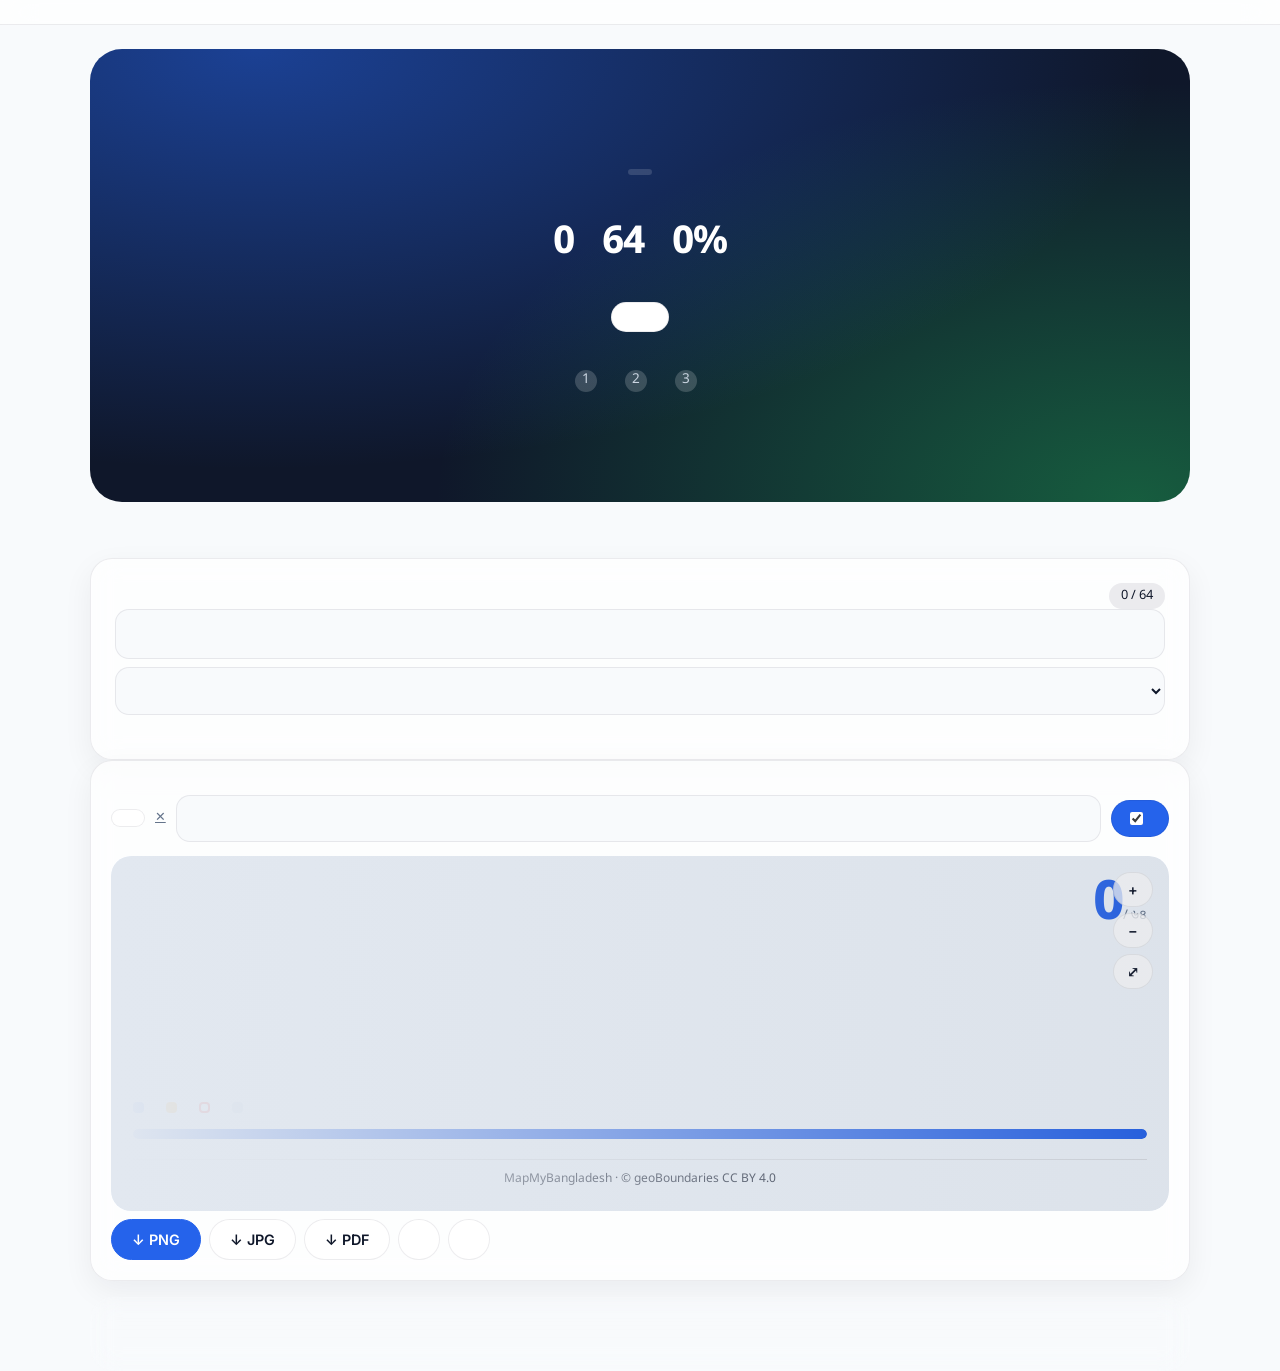
<file: index.html>
<!doctype html><html lang="bn"><head><meta charset="utf-8"><meta name="viewport" content="width=device-width,initial-scale=1"><title>MapMyBangladesh — Track Every District You Explore</title>
<meta name="description" content="Mark the districts of Bangladesh you have visited on a real 64-district map, add notes and dates, and download your travel map as PNG, JPG or PDF."><meta property="og:title" content="MapMyBangladesh"><meta property="og:description" content="Track Every District You Explore">
<link rel="icon" href="assets/svg/favicon.svg"><link rel="preconnect" href="https://fonts.googleapis.com"><link rel="stylesheet" href="https://fonts.googleapis.com/css2?family=Inter:wght@400;500;600;700&family=Noto+Sans+Bengali:wght@400;500;700&display=swap"><link rel="stylesheet" href="assets/css/app.css">
<script>try{var t=JSON.parse(localStorage["mmb:v1"]).theme;document.documentElement.dataset.theme=t=="dark"||(t!="light"&&matchMedia("(prefers-color-scheme:dark)").matches)?"dark":"light"}catch(e){}</script></head><body>
<header id="top"></header><main>
<section class="hero2"><svg id="heroMap" aria-hidden="true"></svg><div class="hin"><span class="chip" data-t="heroChip"></span><h1 data-t="heroH"></h1><p data-t="heroP"></p>
<div class="stats"><div><b data-stat="visited">0</b><small data-t="vis"></small></div><div><b data-stat="remaining">64</b><small data-t="rem"></small></div><div><b data-stat="pct">0%</b><small data-t="comp"></small></div></div>
<a class="btn wht" href="#map" data-t="cta"></a>
<ol class="steps"><li data-t="s1"></li><li data-t="s2"></li><li data-t="s3"></li></ol></div></section>
<section id="map" class="lay">
<aside class="card side" id="explorer"><div class="sh"><h2 data-t="mine"></h2><span class="chip" id="cnt">0 / 64</span></div>
<input type="search" id="q" data-tp="searchPh" aria-label="Search districts"><select id="dv" aria-label="Division filter"></select>
<div class="acts"><button class="lnk" id="sa" data-t="gAll"></button><button class="lnk" id="ca" data-t="clr"></button></div><div id="chips"></div></aside>
<div class="right">
<div class="card" id="mapCardWrap"><div class="bar2"><span class="mut" data-t="themeL"></span><div id="sws"></div></div>
<div class="prof"><label class="btn up"><img id="pimg" alt="" hidden><span data-t="photo"></span><input type="file" id="pi" accept="image/*" hidden></label><button class="lnk" id="rp">✕</button><input id="un" data-tp="namePh" maxlength="30" aria-label="Name"><label class="tg"><input type="checkbox" id="sn" checked><span data-t="showNames"></span></label></div>
<div id="mapCard"><div id="skel"></div><div class="mh"><img id="pimg2" alt="" hidden><div><small id="kk"></small><h2 data-t="mtitle"></h2></div><div class="big"><b id="bc">0</b><small>/ ৬৪</small></div></div>
<div class="zc" data-html2canvas-ignore><button class="btn icon" id="zi" aria-label="Zoom in">+</button><button class="btn icon" id="zo" aria-label="Zoom out">−</button><button class="btn icon" id="zr" aria-label="Reset view">⤢</button></div>
<svg id="map" role="group" aria-label="Map of Bangladesh districts"><g id="mg" style="transform-origin:0 0"></g><g id="lb" style="transform-origin:0 0"></g></svg>
<div class="legend"><span><i style="background:var(--mvis)"></i><s data-t="lv"></s></span><span><i style="background:var(--wa)"></i><s data-t="lw"></s></span><span><i style="border:2px solid var(--er)"></i><s data-t="lf"></s></span><span><i style="background:var(--mtile)"></i><s data-t="ln"></s></span></div>
<div class="pbar"><div class="bar"><i id="bar"></i></div><div class="pl"><b id="pt"></b><small id="ps"></small></div></div><div class="brand">MapMyBangladesh · © geoBoundaries CC BY 4.0</div></div>
<p class="mut tip" data-t="tip"></p>
<h2 data-t="dlT"></h2><div class="tools"><button class="btn pri" id="xp">↓ PNG</button><button class="btn" id="xj">↓ JPG</button><button class="btn" id="xf">↓ PDF</button><button class="btn" id="xs" data-t="shareImg"></button><button class="btn" id="xl" data-t="copyL"></button></div></div>
<aside class="card"><p class="mut" id="pph" data-t="pph"></p><form id="pf" hidden><div><h2 id="pn"></h2><span class="chip" id="pd"></span></div>
<div><label class="tg"><input type="checkbox" id="fv"><span data-t="fv"></span></label> <label class="tg"><input type="checkbox" id="fw"><span data-t="fw"></span></label> <label class="tg"><input type="checkbox" id="ff"><span data-t="ff"></span></label></div>
<label><span data-t="fd"></span><input type="date" id="ft"></label><label><span data-t="fnn"></span><textarea id="fn" maxlength="600"></textarea></label><button class="btn pri" type="submit" data-t="save"></button></form>
<h2 style="margin-top:24px" data-t="recent"></h2><ul id="act"></ul></aside></div></section>
</main><footer></footer>
<script src="assets/js/data.js"></script><script src="assets/js/geo.js"></script><script src="assets/js/app.js"></script><script src="assets/js/creator.js"></script><script src="assets/js/map.js"></script></body></html>
</file>
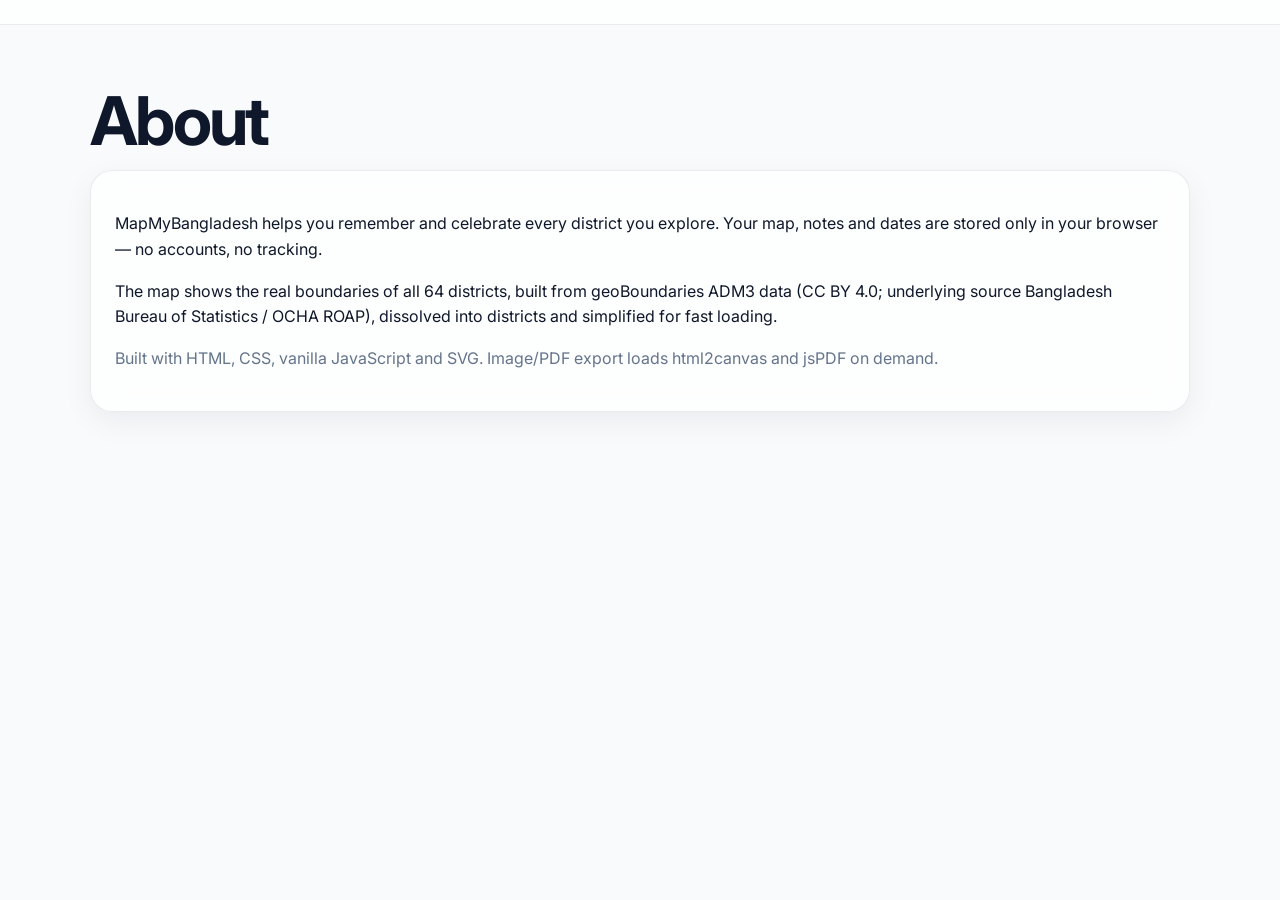
<file: about.html>
<!doctype html><html lang="en"><head><meta charset="utf-8"><meta name="viewport" content="width=device-width,initial-scale=1"><link rel="icon" href="assets/svg/favicon.svg"><link rel="preconnect" href="https://fonts.googleapis.com"><link rel="stylesheet" href="https://fonts.googleapis.com/css2?family=Inter:wght@400;500;600;700&display=swap"><link rel="stylesheet" href="assets/css/app.css"><script>try{var t=JSON.parse(localStorage["mmb:v1"]).theme;document.documentElement.dataset.theme=t=="dark"||(t!="light"&&matchMedia("(prefers-color-scheme:dark)").matches)?"dark":"light"}catch(e){}</script><title>About — MapMyBangladesh</title><meta name="description" content="About MapMyBangladesh, a private travel tracker for all 64 districts."></head><body><header id="top"></header><main><section><h1>About</h1><div class="card"><p>MapMyBangladesh helps you remember and celebrate every district you explore. Your map, notes and dates are stored only in your browser — no accounts, no tracking.</p><p>The map shows the real boundaries of all 64 districts, built from geoBoundaries ADM3 data (CC BY 4.0; underlying source Bangladesh Bureau of Statistics / OCHA ROAP), dissolved into districts and simplified for fast loading.</p><p class="mut">Built with HTML, CSS, vanilla JavaScript and SVG. Image/PDF export loads html2canvas and jsPDF on demand.</p></div></section></main><script src="assets/js/data.js"></script><script src="assets/js/app.js"></script><script src="assets/js/creator.js"></script></body></html>
</file>
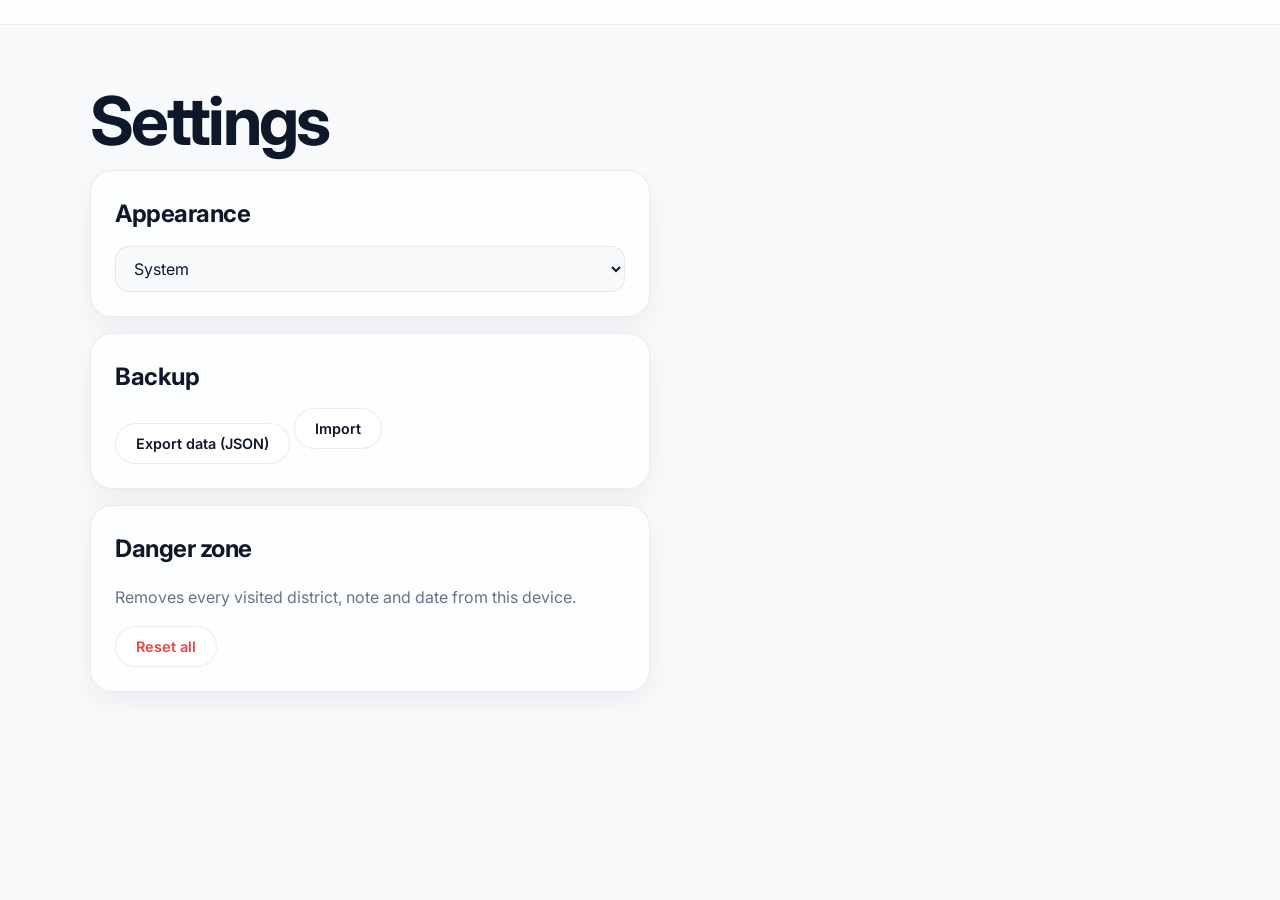
<file: settings.html>
<!doctype html><html lang="en"><head><meta charset="utf-8"><meta name="viewport" content="width=device-width,initial-scale=1"><link rel="icon" href="assets/svg/favicon.svg"><link rel="preconnect" href="https://fonts.googleapis.com"><link rel="stylesheet" href="https://fonts.googleapis.com/css2?family=Inter:wght@400;500;600;700&display=swap"><link rel="stylesheet" href="assets/css/app.css"><script>try{var t=JSON.parse(localStorage["mmb:v1"]).theme;document.documentElement.dataset.theme=t=="dark"||(t!="light"&&matchMedia("(prefers-color-scheme:dark)").matches)?"dark":"light"}catch(e){}</script><title>Settings — MapMyBangladesh</title></head><body><header id="top"></header><main><section><h1>Settings</h1><div style="display:grid;gap:16px;max-width:560px">
<div class="card"><h2>Appearance</h2><select id="th" aria-label="Theme"><option value="system">System</option><option value="light">Light</option><option value="dark">Dark</option></select></div>
<div class="card"><h2>Backup</h2><button class="btn" id="ex">Export data (JSON)</button> <label class="btn" style="display:inline-block">Import<input type="file" id="im" accept="application/json" hidden></label></div>
<div class="card"><h2>Danger zone</h2><p class="mut">Removes every visited district, note and date from this device.</p><button class="btn dng" id="rs">Reset all</button></div></div></section></main><script src="assets/js/data.js"></script><script src="assets/js/app.js"></script><script src="assets/js/creator.js"></script>
<script>document.addEventListener('DOMContentLoaded',()=>{const t=$('#th');t.value=state.theme;t.onchange=()=>{theme(t.value);save();toast('Theme updated')};
$('#rs').onclick=()=>{if(confirm('Reset all travel data? This cannot be undone.')){state.d={};save();toast('All data reset')}};
$('#ex').onclick=()=>{const a=document.createElement('a');a.href=URL.createObjectURL(new Blob([JSON.stringify(state)],{type:'application/json'}));a.download='mapmybangladesh.json';a.click()};
$('#im').onchange=e=>{const f=e.target.files[0];f&&f.text().then(x=>{try{const j=JSON.parse(x);if(!j.d)throw 0;state.d=j.d;save();toast('Data imported')}catch(_){toast('Invalid file')}})}})</script></body></html>
</file>
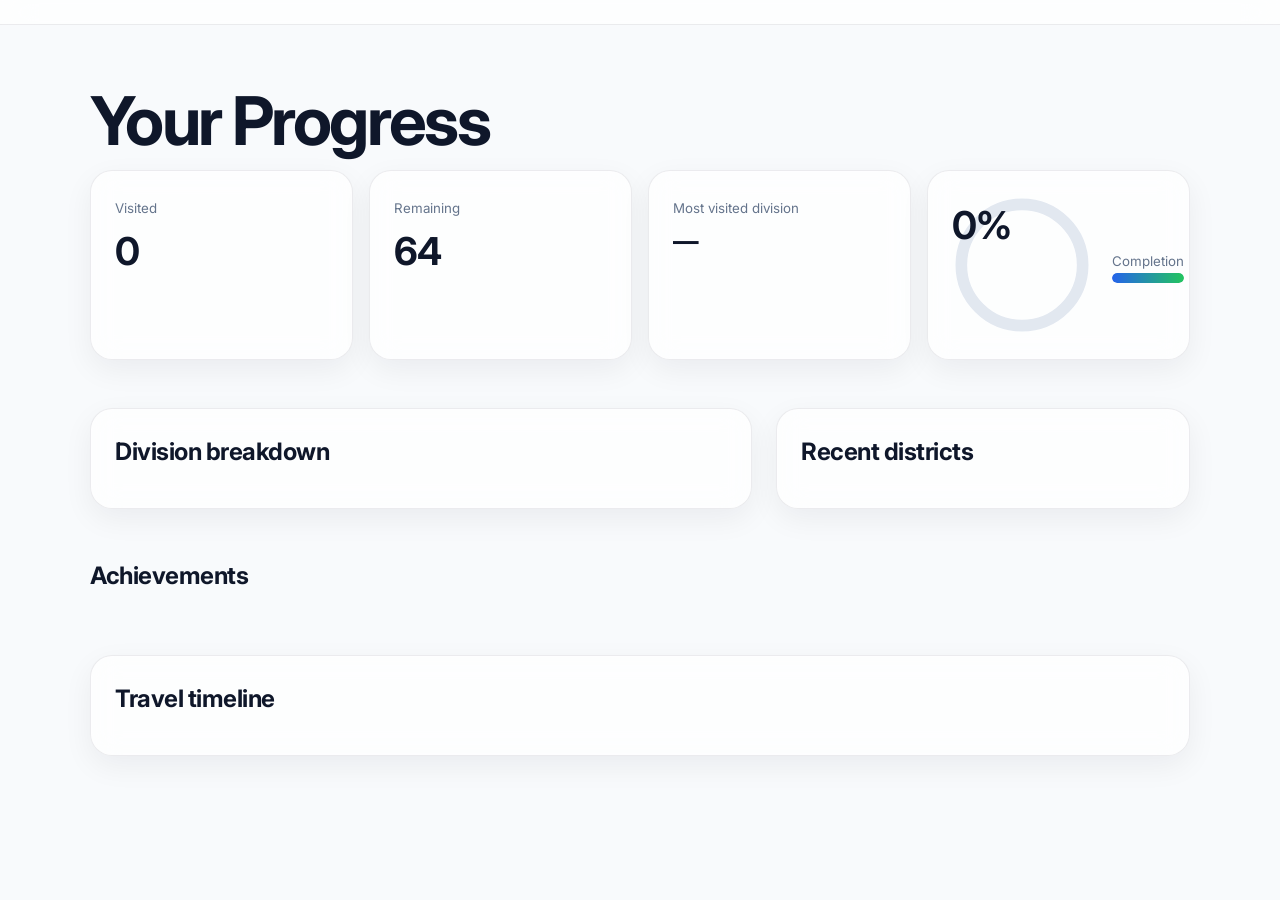
<file: statistics.html>
<!doctype html><html lang="en"><head><meta charset="utf-8"><meta name="viewport" content="width=device-width,initial-scale=1"><link rel="icon" href="assets/svg/favicon.svg"><link rel="preconnect" href="https://fonts.googleapis.com"><link rel="stylesheet" href="https://fonts.googleapis.com/css2?family=Inter:wght@400;500;600;700&display=swap"><link rel="stylesheet" href="assets/css/app.css"><script>try{var t=JSON.parse(localStorage["mmb:v1"]).theme;document.documentElement.dataset.theme=t=="dark"||(t!="light"&&matchMedia("(prefers-color-scheme:dark)").matches)?"dark":"light"}catch(e){}</script><title>Statistics — MapMyBangladesh</title><meta name="description" content="Your Bangladesh travel progress, division breakdown, timeline and badges."></head><body><header id="top"></header><main><section><h1>Your Progress</h1>
<div class="kpis"><div class="card"><small>Visited</small><b data-stat="visited">0</b></div><div class="card"><small>Remaining</small><b data-stat="remaining">64</b></div><div class="card"><small>Most visited division</small><b id="top1" style="font-size:1.6rem">—</b></div><div class="card" style="display:flex;align-items:center;gap:20px"><div class="ring"><svg viewBox="0 0 120 120" width="140" height="140"><circle class="bg" cx="60" cy="60" r="52"/><circle class="fg" data-ring cx="60" cy="60" r="52"/></svg><b data-stat="pct">0%</b></div><div style="flex:1"><small>Completion</small><div class="bar"><i data-bar></i></div></div></div></div></section>
<section class="grid2" style="padding-top:0"><div class="card"><h2>Division breakdown</h2><div id="brk"></div></div><div class="card"><h2>Recent districts</h2><ul id="rec"></ul></div></section>
<section style="padding-top:0"><h2>Achievements</h2><div class="badges" id="bdg"></div></section><section style="padding-top:0"><div class="card"><h2>Travel timeline</h2><ul id="tl"></ul></div></section></main><script src="assets/js/data.js"></script><script src="assets/js/app.js"></script><script src="assets/js/creator.js"></script><script src="assets/js/stats.js"></script></body></html>
</file>
<file: assets/css/app.css>
:root{--bg:#F8FAFC;--fg:#0F172A;--mut:#64748B;--card:rgba(255,255,255,.75);--bd:rgba(15,23,42,.08);--ac:#2563EB;--ok:#22C55E;--wa:#F59E0B;--er:#EF4444;--tile:#E2E8F0;--sh:0 10px 30px rgba(15,23,42,.06);--r:22px;--ease:cubic-bezier(.2,.8,.2,1)}
[data-theme=dark]{--bg:#0B1220;--fg:#F1F5F9;--mut:#94A3B8;--card:rgba(30,41,59,.6);--bd:rgba(255,255,255,.09);--tile:#26324A;--sh:0 10px 30px rgba(0,0,0,.4)}
*{box-sizing:border-box}html{scroll-behavior:smooth}
body{margin:0;font:16px/1.6 Inter,system-ui,-apple-system,"Segoe UI",sans-serif;background:var(--bg);color:var(--fg);transition:background .3s,color .3s}
h1{font-size:clamp(2.4rem,6vw,4.2rem);line-height:1.05;letter-spacing:-.04em;margin:.2em 0}h2{letter-spacing:-.02em;margin:0 0 .5em}
.mut,small{color:var(--mut)}a{color:inherit}
header#top{position:sticky;top:0;z-index:20;display:flex;align-items:center;gap:16px;padding:12px clamp(16px,4vw,40px);background:var(--card);backdrop-filter:blur(16px);border-bottom:1px solid var(--bd)}
.logo{display:flex;align-items:center;gap:8px;font-weight:700;letter-spacing:-.02em;text-decoration:none;white-space:nowrap}
nav{display:flex;gap:4px;margin-left:auto;overflow-x:auto;scrollbar-width:none}nav a{padding:8px 14px;border-radius:99px;text-decoration:none;color:var(--mut);font-size:.9rem;white-space:nowrap;transition:.2s}
nav a:hover,nav a[aria-current]{background:var(--bd);color:var(--fg)}
main{max-width:1180px;margin:auto;padding:0 clamp(16px,4vw,40px) 60px}section{padding:48px 0}
.card{background:var(--card);backdrop-filter:blur(14px);border:1px solid var(--bd);border-radius:var(--r);box-shadow:var(--sh);padding:24px}
.btn{position:relative;overflow:hidden;border:1px solid var(--bd);background:var(--card);color:var(--fg);font:600 .9rem Inter,system-ui;padding:11px 20px;border-radius:99px;cursor:pointer;text-decoration:none;display:inline-block;transition:transform .2s var(--ease),box-shadow .2s}
.btn:hover{transform:translateY(-2px);box-shadow:var(--sh)}.btn:active{transform:scale(.97)}.btn.pri{background:var(--ac);color:#fff;border-color:var(--ac)}.btn.dng{color:var(--er)}.btn.icon{padding:8px 13px}
.rp{position:absolute;width:10px;height:10px;margin:-5px;border-radius:50%;background:currentColor;opacity:.25;animation:rp .6s forwards}@keyframes rp{to{transform:scale(30);opacity:0}}
:focus-visible{outline:3px solid var(--ac);outline-offset:2px}
.hero{display:grid;grid-template-columns:1.1fr .9fr;gap:40px;align-items:center;padding-top:56px}
.hero p{font-size:1.15rem;color:var(--mut);max-width:34em}.grad{background:linear-gradient(90deg,var(--ac),var(--ok));-webkit-background-clip:text;background-clip:text;color:transparent}
.stats{display:flex;gap:28px;margin:28px 0}.stats b{display:block;font-size:2.4rem;letter-spacing:-.03em}
#art polygon{opacity:0;animation:fadeUp .7s var(--ease) forwards}@keyframes fadeUp{from{opacity:0;transform:translateY(12px)}to{opacity:.85}}
.grid2{display:grid;grid-template-columns:1.6fr 1fr;gap:24px;align-items:start}
#mapCard{position:relative;overflow:hidden}#map{width:100%;height:auto;touch-action:none;cursor:grab;display:block}
.d{cursor:pointer;outline:none}.d polygon{fill:var(--tile);stroke:var(--bg);stroke-width:1.5;transition:fill .3s,transform .25s var(--ease);transform-box:fill-box;transform-origin:center}
.d text{font:600 7.5px Inter,sans-serif;text-anchor:middle;fill:var(--mut);pointer-events:none}
.d:hover polygon,.d:focus-visible polygon{transform:scale(1.1);fill:#BFDBFE}[data-theme=dark] .d:hover polygon{fill:#3B5BA0}
.d.v polygon{fill:var(--ok);animation:pop .5s var(--ease)}.d.v text{fill:#fff}.d.w polygon{fill:var(--wa)}.d.w text{fill:#fff}
.d.f polygon{stroke:var(--er);stroke-width:2.5}.d.sel polygon{stroke:var(--ac);stroke-width:3;transform:scale(1.14)}.d.dim{opacity:.18}
@keyframes pop{40%{transform:scale(1.3)}}
.zc{position:absolute;right:16px;top:16px;display:flex;flex-direction:column;gap:6px;z-index:2}.legend{display:flex;gap:16px;flex-wrap:wrap;font-size:.8rem;color:var(--mut);margin-top:8px}
.legend i{display:inline-block;width:11px;height:11px;border-radius:4px;margin-right:6px;vertical-align:-1px}
#skel{position:absolute;inset:24px;z-index:3;border-radius:16px;background:linear-gradient(90deg,var(--tile),var(--bd),var(--tile));background-size:200%;animation:sh 1.2s infinite}@keyframes sh{to{background-position:-200%}}
#pf{display:grid;gap:12px}#pf[hidden],#ph[hidden]{display:none}.tg{display:inline-flex;align-items:center;gap:8px;padding:8px 14px;border:1px solid var(--bd);border-radius:99px;cursor:pointer;font-weight:500;color:var(--fg);font-size:.9rem}.tg:has(input:checked){background:var(--ac);color:#fff}
.tg input{accent-color:#fff}label{display:grid;gap:6px;font-size:.85rem;color:var(--mut)}
input[type=date],input[type=search],select,textarea{font:inherit;color:var(--fg);background:var(--bg);border:1px solid var(--bd);border-radius:14px;padding:11px 14px;width:100%}textarea{min-height:90px;resize:vertical}
.chip{display:inline-block;padding:3px 12px;border-radius:99px;background:var(--bd);font-size:.8rem;width:fit-content}
.tools{display:flex;gap:8px;flex-wrap:wrap;margin-top:16px}ul{list-style:none;padding:0;margin:0}li{padding:8px 0;border-bottom:1px solid var(--bd)}
#list{display:grid;grid-template-columns:repeat(auto-fill,minmax(180px,1fr));gap:10px;margin-top:16px}
.item{all:unset;box-sizing:border-box;display:grid;gap:2px;padding:14px;border-radius:16px;background:var(--card);border:1px solid var(--bd);cursor:pointer;transition:.25s var(--ease)}.item:hover,.item:focus-visible{transform:translateY(-3px);box-shadow:var(--sh);border-color:var(--ac)}
.filters{display:grid;grid-template-columns:2fr 1fr;gap:10px}
.ring{width:140px;height:140px;position:relative}.ring svg{transform:rotate(-90deg)}.ring circle{fill:none;stroke-width:10;stroke-linecap:round}.ring .bg{stroke:var(--tile)}.ring .fg{stroke:var(--ok);stroke-dasharray:326.7;stroke-dashoffset:326.7;transition:stroke-dashoffset 1s var(--ease)}
.ring b{position:absolute;inset:0;display:grid;place-items:center;font-size:1.8rem}
.bar{height:10px;background:var(--tile);border-radius:9px;overflow:hidden}.bar i{display:block;height:100%;background:linear-gradient(90deg,var(--ac),var(--ok));border-radius:9px;transition:width 1s var(--ease)}
.row{display:grid;grid-template-columns:110px 1fr 50px;gap:12px;align-items:center;margin:10px 0}
.kpis{display:grid;grid-template-columns:repeat(auto-fit,minmax(200px,1fr));gap:16px}.kpis b{font-size:2.4rem;display:block;letter-spacing:-.03em}
.badges{display:grid;grid-template-columns:repeat(auto-fill,minmax(170px,1fr));gap:12px}.badge{display:grid;gap:2px;padding:18px;border-radius:18px;border:1px dashed var(--bd);opacity:.5;text-align:center}.badge span{font-size:1.8rem}.badge.on{opacity:1;border:1px solid var(--ok);background:rgba(34,197,94,.08)}
#tl li{display:grid;gap:2px;padding-left:18px;border-left:2px solid var(--ac)}#tl time{font-size:.8rem;color:var(--mut)}#tl p{margin:0;color:var(--mut)}
#toasts{position:fixed;bottom:20px;left:50%;transform:translateX(-50%);display:grid;gap:8px;z-index:50}.toast{background:var(--fg);color:var(--bg);padding:12px 20px;border-radius:99px;font-weight:500;box-shadow:var(--sh);animation:up .4s var(--ease)}.toast.out{opacity:0;transition:.3s}@keyframes up{from{transform:translateY(20px);opacity:0}}
footer{text-align:center;color:var(--mut);padding:32px}
@media(max-width:820px){.hero,.grid2{grid-template-columns:1fr}.logo{font-size:.9rem}.filters{grid-template-columns:1fr}}
@media(prefers-reduced-motion:reduce){*{animation:none!important;transition:none!important}}
/* ---- v2: real map, sidebar, profile card ---- */
body:lang(bn){font-family:"Noto Sans Bengali",Inter,system-ui,sans-serif}
.hero2{position:relative;overflow:hidden;border-radius:32px;margin-top:24px;padding:clamp(48px,9vw,110px) 24px;text-align:center;color:#fff;background:radial-gradient(900px 420px at 15% 0,rgba(37,99,235,.55),transparent),radial-gradient(700px 420px at 95% 100%,rgba(34,197,94,.4),transparent),#0F172A}
.hero2 #heroMap{position:absolute;right:-4%;top:-10%;height:120%;opacity:.09;fill:#fff;stroke:#0F172A;stroke-width:.8}
.hin{position:relative;max-width:720px;margin:auto}.hero2 .chip{background:rgba(255,255,255,.14)}.hero2 p{margin:0 auto;color:#CBD5E1}.hero2 small{color:#94A3B8}
.hero2 .stats{justify-content:center}.btn.wht{background:#fff;color:#0F172A;padding:14px 28px}
.steps{display:flex;gap:20px;justify-content:center;flex-wrap:wrap;margin:28px 0 0;padding:0;list-style:none;counter-reset:s;color:#CBD5E1;font-size:.85rem}.steps li{border:0;padding:0}.steps li::before{counter-increment:s;content:counter(s);display:inline-grid;place-items:center;width:22px;height:22px;margin-right:8px;border-radius:50%;background:rgba(255,255,255,.18)}
.lay{display:grid;grid-template-columns:minmax(300px,380px) 1fr;gap:24px;align-items:start}
.lay .right{display:grid;gap:16px}.lay>aside:last-child{grid-column:2}
.side{position:sticky;top:84px;max-height:calc(100vh - 110px);overflow:auto}.sh{display:flex;justify-content:space-between;align-items:center}.sh h2{margin:0;font-size:1.2rem}
.side input[type=search]{margin-bottom:8px}.acts{display:flex;gap:14px;margin:10px 0}
.lnk{background:none;border:0;color:var(--mut);text-decoration:underline;cursor:pointer;font:inherit;font-size:.8rem;padding:0}.gh{display:flex;gap:8px;align-items:baseline;margin:18px 0 8px;border-top:1px solid var(--bd);padding-top:14px}.gh .lnk{margin-left:auto}
.cw{display:flex;flex-wrap:wrap;gap:8px}.ch{border:0;border-radius:99px;padding:7px 14px;background:var(--tile);color:var(--fg);font:500 .85rem inherit;font-family:inherit;cursor:pointer;transition:.2s var(--ease)}.ch:hover{transform:translateY(-1px)}.ch[aria-pressed=true]{background:var(--ac);color:#fff}
.bar2{display:flex;gap:12px;align-items:center;margin-bottom:14px}#sws{display:flex;gap:8px}.sw{width:30px;height:30px;border-radius:50%;border:2px solid transparent;cursor:pointer;transition:.2s}.sw[aria-pressed=true]{border-color:var(--fg);transform:scale(1.12)}
.prof{display:flex;gap:10px;align-items:center;flex-wrap:wrap;margin-bottom:14px}.prof input#un{flex:1;min-width:160px;font:inherit;color:var(--fg);background:var(--bg);border:1px solid var(--bd);border-radius:14px;padding:10px 14px}
.up img{width:28px;height:28px;border-radius:8px;object-fit:cover;vertical-align:middle;margin-right:8px}.up{padding:8px 16px}
#mapCard{position:relative;overflow:hidden;border-radius:20px;padding:22px;background:var(--mbg,#EEF4FB);color:var(--mfg,#0F172A);--mvis:#2563EB;--mtile:#D3DEEC;--mbg:#EEF4FB}
#mapCard small,#mapCard .legend{color:var(--mmut,#64748B)}.mh{display:flex;gap:16px;align-items:center}.mh h2{margin:0;font-size:clamp(1.5rem,4vw,2.2rem);letter-spacing:-.03em}.mh>div:nth-child(2){flex:1}
#pimg2{width:72px;height:72px;border-radius:20px;object-fit:cover;border:3px solid var(--mvis)}.big{text-align:right}.big b{font-size:clamp(2.2rem,6vw,3.4rem);line-height:1;color:var(--mvis);letter-spacing:-.04em}
#map{max-height:70vh;margin:8px auto}.d path{fill:var(--mtile);stroke:var(--mbg);stroke-width:.9;stroke-linejoin:round;transition:fill .25s,opacity .25s}
.d:hover path,.d:focus-visible path{fill:color-mix(in srgb,var(--mvis) 40%,var(--mtile))}.d.v path{fill:var(--mvis);animation:vp .5s var(--ease)}.d.w path{fill:var(--wa)}.d.f path{stroke:var(--er);stroke-width:1.8}.d.sel path{stroke:var(--mfg);stroke-width:1.8}.d.dim path{opacity:.2}
@keyframes vp{40%{opacity:.5}}
#lb text{font:600 5.6px "Noto Sans Bengali",Inter,sans-serif;text-anchor:middle;fill:var(--mfg);stroke:var(--mbg);stroke-width:1.4;paint-order:stroke;pointer-events:none}.nolb #lb{display:none}
.legend s{text-decoration:none}.pbar{margin-top:10px}.pbar .bar i{background:var(--mvis)}.pl{display:flex;justify-content:space-between;margin-top:8px}.brand{margin-top:12px;padding-top:10px;border-top:1px solid rgba(128,128,128,.2);font-size:.75rem;color:var(--mmut);text-align:center}
.tip{text-align:center;margin:0}.right h2{font-size:1.1rem;margin:8px 0 0}.right .tools{margin-top:0}#skel{inset:0;border-radius:20px}
#mapCardWrap{padding:20px}
@media(max-width:900px){.lay{grid-template-columns:1fr}.lay>aside:last-child{grid-column:1}.side{position:static;max-height:none;order:2}}
/* creator modal */
footer .mb{font-size:inherit;font-weight:600;color:var(--fg)}footer small{display:block;margin-top:6px}
#cm{border:0;padding:0;border-radius:28px;width:min(440px,92vw);max-height:88vh;overflow:auto;background:var(--bg);color:var(--fg);box-shadow:0 30px 80px rgba(0,0,0,.35);animation:mi .35s var(--ease)}
#cm::backdrop{background:rgba(15,23,42,.55);backdrop-filter:blur(6px)}@keyframes mi{from{transform:translateY(24px) scale(.97);opacity:0}}
#cm .x{position:absolute;top:14px;right:14px;z-index:2;width:40px;height:40px;border-radius:50%;border:0;background:var(--bg);color:var(--fg);font-size:1.4rem;cursor:pointer;box-shadow:var(--sh)}
.ph{position:relative;aspect-ratio:1.25;background:linear-gradient(135deg,var(--ac),var(--ok));display:grid;place-items:center;font-size:5rem;font-weight:700;color:#fff}.ph img{position:absolute;inset:0;width:100%;height:100%;object-fit:cover}
.cb{padding:24px}.cb h2{margin:0}.cb p{margin:14px 0}.soc{display:flex;gap:8px;flex-wrap:wrap;margin-top:10px}
</file>
